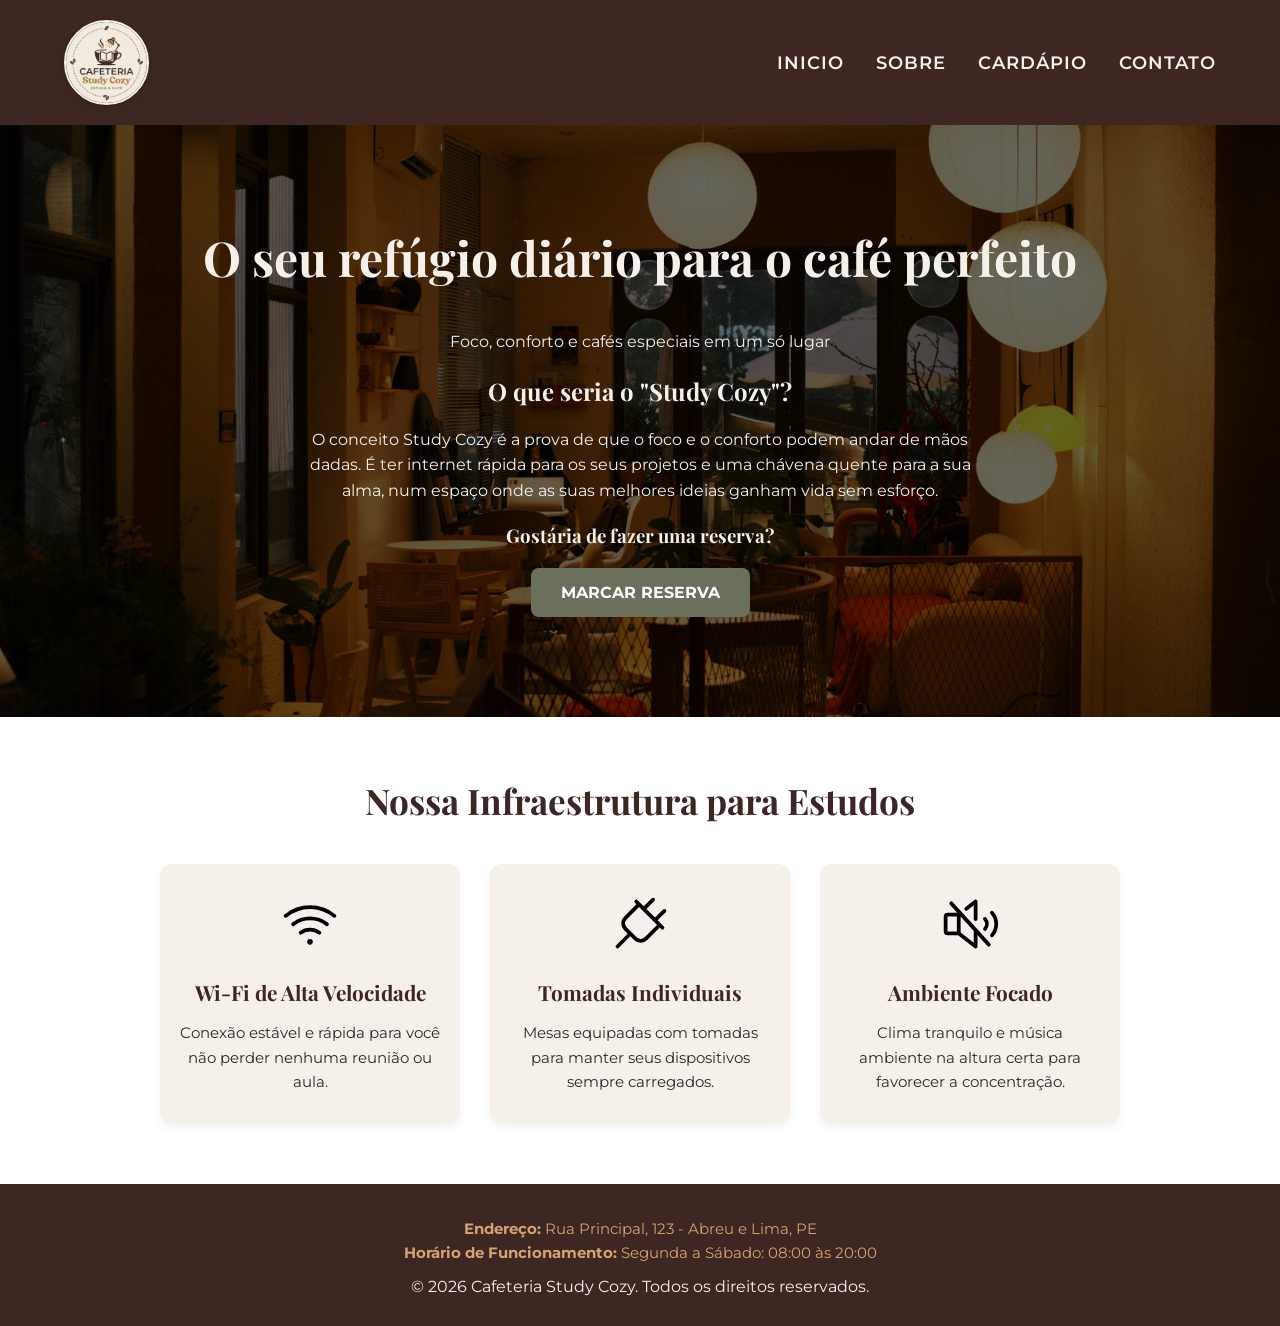
<file: index.html>
<!DOCTYPE html>
<html lang="pt-br">
<head>
  <meta charset="UTF-8">
  <meta name="viewport" content="width=device-width, initial-scale=1.0">
  <link rel="preconnect" href="https://fonts.googleapis.com">
  <link rel="preconnect" href="https://fonts.gstatic.com" crossorigin>
  <link href="https://fonts.googleapis.com/css2?family=Montserrat:wght@400;600&family=Playfair+Display:wght@700&display=swap" rel="stylesheet">
  <link rel="stylesheet" href="style.css">
  <title>Cafeteria Study Cozy</title>
</head>
<body>
  <header>
    <img src="images/logo_studycozy_alta_qualidade.png" alt="Logo site" class="Logo">
    <input type="checkbox" id="menu-toggle" class="checkbox-escondido">
    <label for="menu-toggle" class="menu-hamburguer">☰</label>
    <nav>
      <ul id = "menu">
        <li><a href="index.html">Inicio</a></li>
        <li><a href="sobre.html">Sobre</a></li>
        <li><a href="cardapio.html">Cardápio</a></li>
        <li><a href="contato.html">Contato</a></li>                
      </ul>
    </nav>
  </header>

  <main>
    <section id="inicio">
      <h1>O seu refúgio diário para o café perfeito</h1>
      <p>Foco, conforto e cafés especiais em um só lugar</p>
      <h2>O que seria o "Study Cozy"?</h2>
      <p>O conceito Study Cozy é a prova de que o foco e o conforto podem andar de mãos dadas. É ter internet rápida para os seus projetos e uma chávena quente para a sua alma, num espaço onde as suas melhores ideias ganham vida sem esforço.</p>
      <h3>Gostária de fazer uma reserva?</h3>
      <a href="contato.html" class="botao-reserva">MARCAR RESERVA</a>
    </section>
    <section id="infraestrutura">
      <h2>Nossa Infraestrutura para Estudos</h2>
      <div class="cards-infra">
        <article class="card-infra">
          <img src="assets/icons/wifi.svg" alt="Ícone Wi-Fi">
          <h3>Wi-Fi de Alta Velocidade</h3>
          <p>Conexão estável e rápida para você não perder nenhuma reunião ou aula.</p>
        </article>
        <article class="card-infra">
          <img src="assets/icons/tomada.svg" alt="Ícone Tomada">
          <h3>Tomadas Individuais</h3>
          <p>Mesas equipadas com tomadas para manter seus dispositivos sempre carregados.</p>
        </article>
        <article class="card-infra">
          <img src="assets/icons/silencio.svg" alt="Ícone Ambiente Silencioso">
          <h3>Ambiente Focado</h3>
          <p>Clima tranquilo e música ambiente na altura certa para favorecer a concentração.</p>
        </article>
      </div>
    </section>
  </main>
  <footer>
    <div class="rodape">
      <div class="contato-rodape">
        <p><strong>Endereço:</strong> Rua Principal, 123 - Abreu e Lima, PE</p>
        <p><strong>Horário de Funcionamento:</strong> Segunda a Sábado: 08:00 às 20:00</p>
      </div>
      <p>&copy; 2026 Cafeteria Study Cozy. Todos os direitos reservados.</p>
    </div>
  </footer>
</body>
</html>
</file>
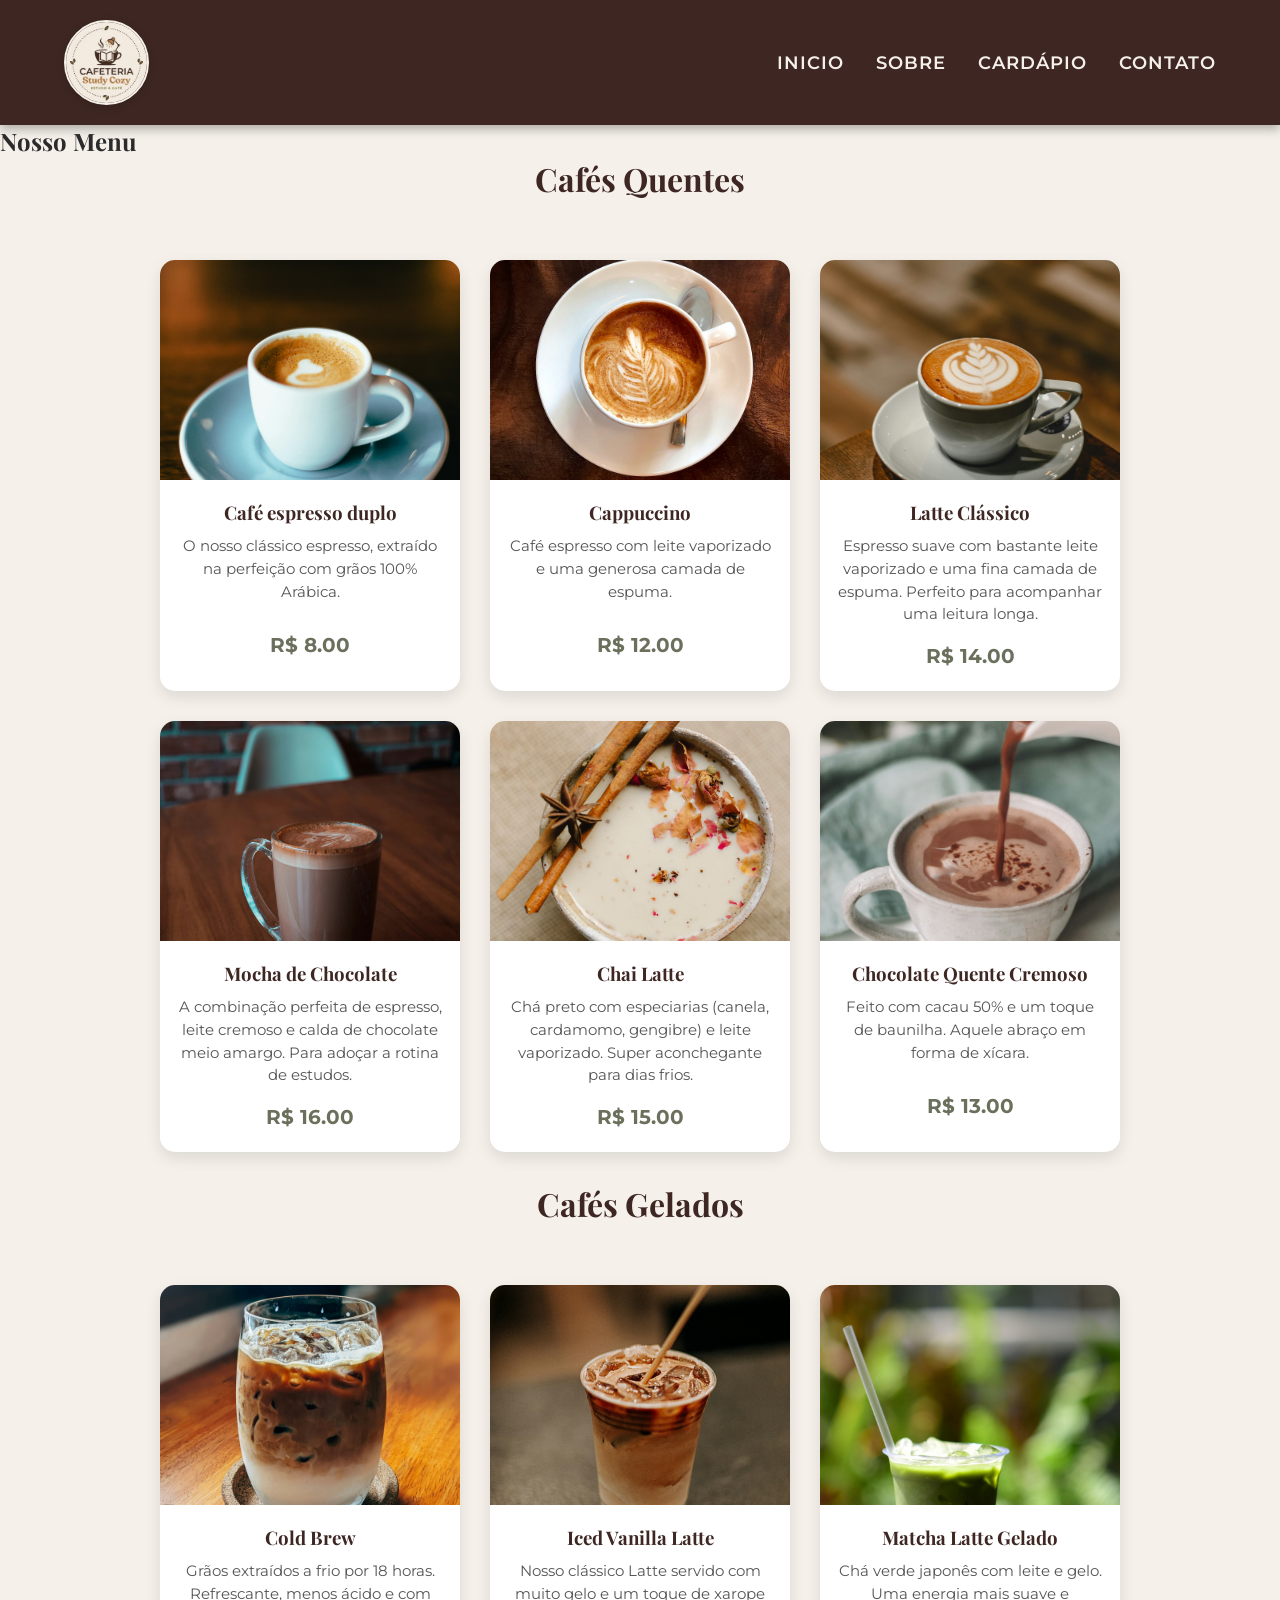
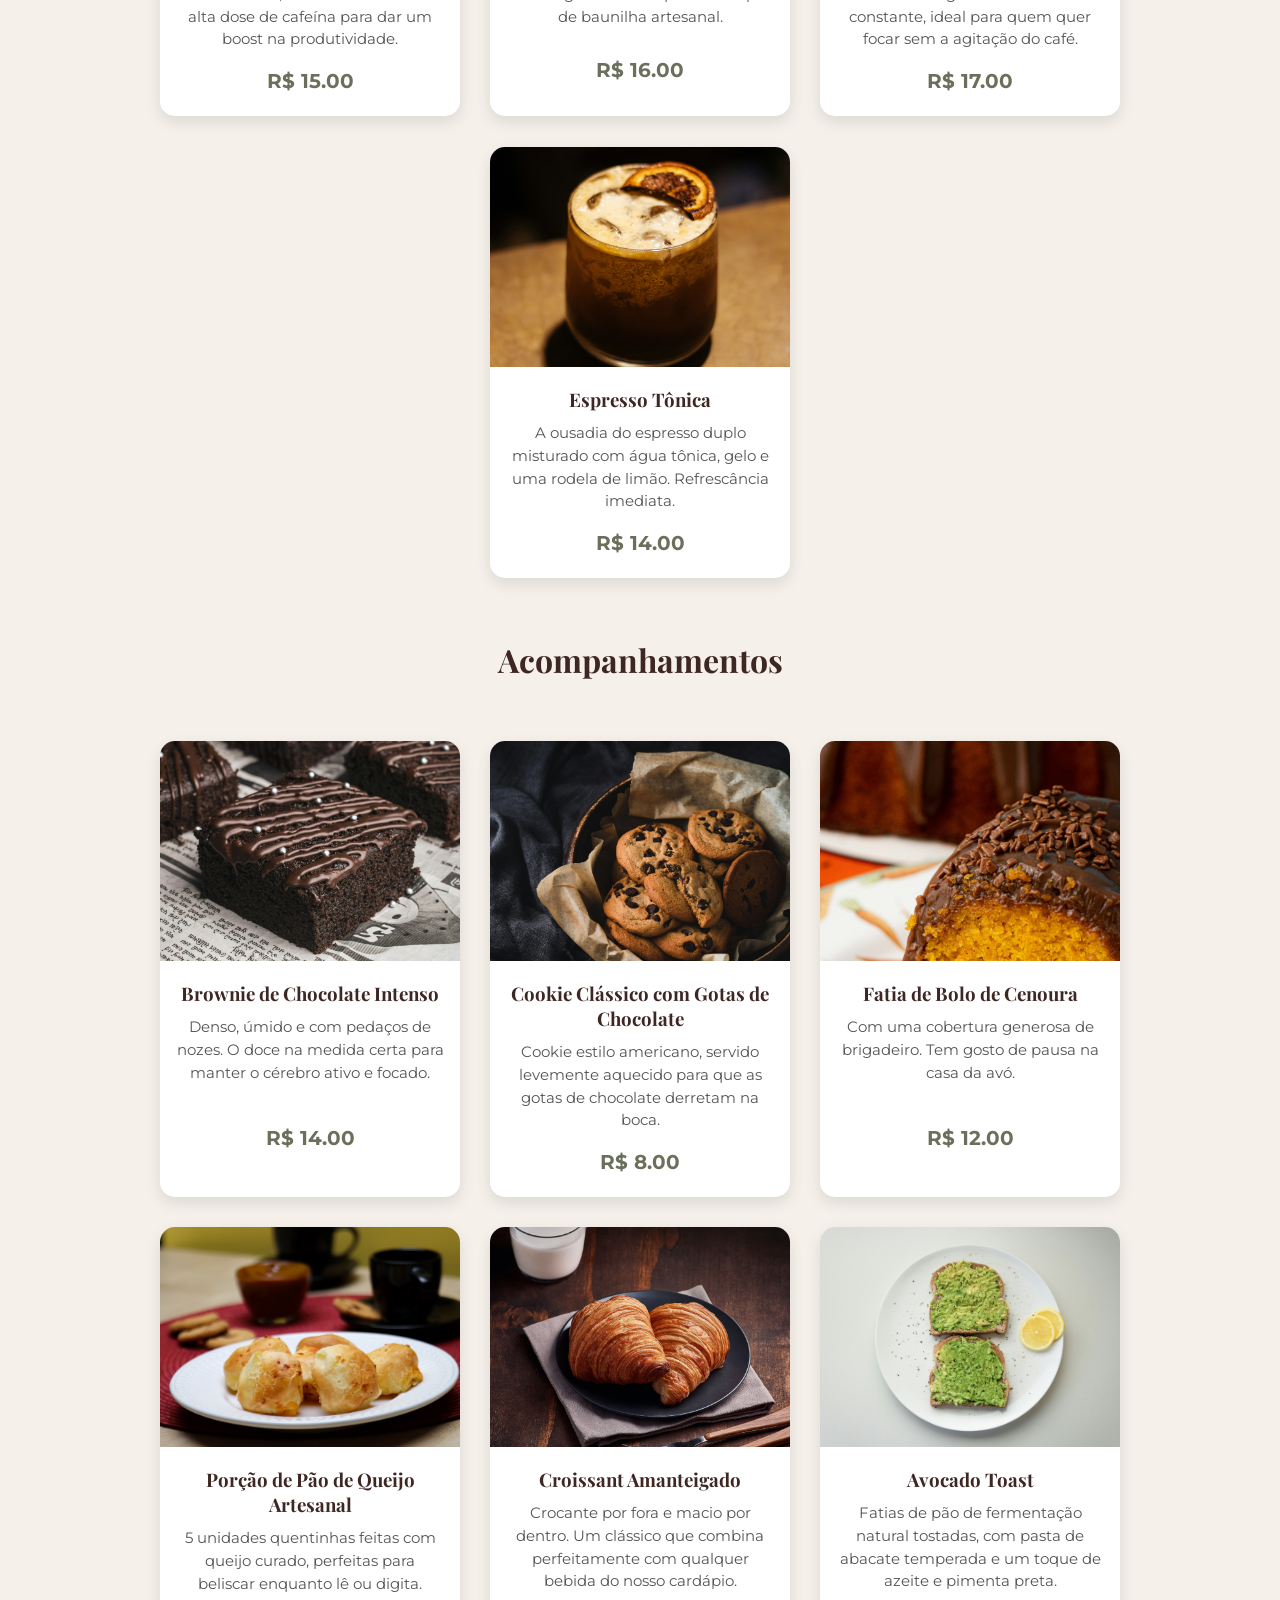
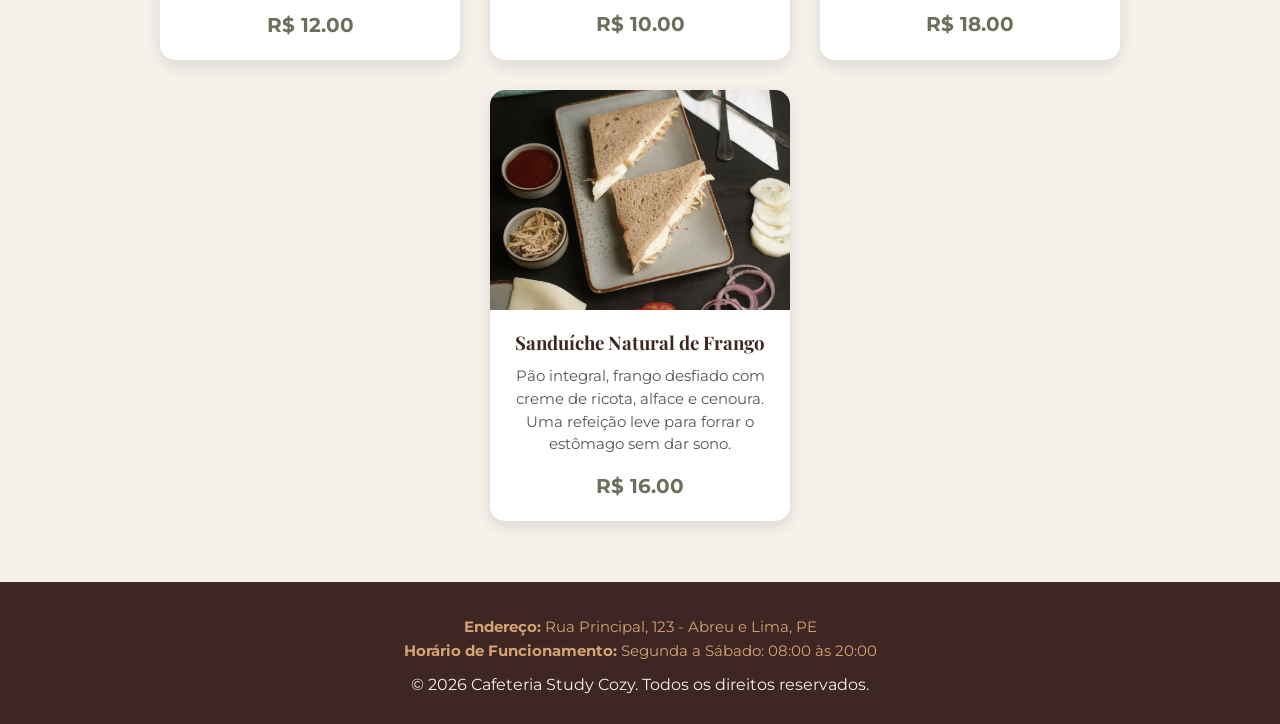
<file: cardapio.html>
<!DOCTYPE html>
<html lang="pt-br">
<head>
  <meta charset="UTF-8">
  <meta name="viewport" content="width=device-width, initial-scale=1.0">
  <link rel="preconnect" href="https://fonts.googleapis.com">
  <link rel="preconnect" href="https://fonts.gstatic.com" crossorigin>
  <link href="https://fonts.googleapis.com/css2?family=Montserrat:wght@400;600&family=Playfair+Display:wght@700&display=swap" rel="stylesheet">
  <link rel="stylesheet" href="style.css">
  <title>Cafeteria Study Cozy</title>
</head>
<body>
  <header>
    <img src="images/logo_studycozy_alta_qualidade.png" alt="Logo site" class="Logo">
    <input type="checkbox" id="menu-toggle" class="checkbox-escondido">
    <label for="menu-toggle" class="menu-hamburguer">☰</label>
    <nav>
      <ul id = "menu">
        <li><a href="index.html">Inicio</a></li>
        <li><a href="sobre.html">Sobre</a></li>
        <li><a href="cardapio.html">Cardápio</a></li>
        <li><a href="contato.html">Contato</a></li>                
      </ul>
    </nav>
  </header>
  <main>
    <section id="Cardapio">
      <h1>Nosso Menu</h1>
      <div class="cardapio-bebidas">
        <h2>Cafés Quentes</h2>

        <article class="card-produto">
          <img src="images/Expresso duplo.jpg" alt="Café espresso duplo">
          <h3>Café espresso duplo</h3>
          <p>O nosso clássico espresso, extraído na perfeição com grãos 100% Arábica.</p>
          <p class="preco">R$ 8.00</p>
        </article>

        <article class="card-produto">
          <img src="images/Cappuccino.jpg" alt="Café Cappuccino">
          <h3>Cappuccino</h3>
          <p>Café espresso com leite vaporizado e uma generosa camada de espuma.</p>
          <p class="preco">R$ 12.00</p>
        </article>

        <article class="card-produto">
          <img src="images/Lattle Classiico.jpg" alt="Café Latte Clássico">
          <h3>Latte Clássico</h3>
          <p>Espresso suave com bastante leite vaporizado e uma fina camada de espuma. Perfeito para acompanhar uma leitura longa.</p>
          <p class="preco">R$ 14.00</p>
        </article>
        
        <article class="card-produto">
          <img src="images/Mocha de Chocolate.jpg" alt="Café Mocha de Chocolate">
          <h3>Mocha de Chocolate</h3>
          <p>A combinação perfeita de espresso, leite cremoso e calda de chocolate meio amargo. Para adoçar a rotina de estudos.</p>
          <p class="preco">R$ 16.00</p>
        </article>

        <article class="card-produto">
          <img src="images/Chai Latte.jpg" alt="Café Chai Latte">
          <h3>Chai Latte</h3>
          <p>Chá preto com especiarias (canela, cardamomo, gengibre) e leite vaporizado. Super aconchegante para dias frios.</p>
          <p class="preco">R$ 15.00</p>
        </article>

        <article class="card-produto">
          <img src="images/Chocolate quente cremoso.jpg" alt="Chocolate Quente Cremoso">
          <h3>Chocolate Quente Cremoso</h3>
          <p>Feito com cacau 50% e um toque de baunilha. Aquele abraço em forma de xícara.</p>
          <p class="preco">R$ 13.00</p>
        </article>

        <h2>Cafés Gelados</h2>

        <article class="card-produto">
          <img src="images/Cold Brew.jpg" alt="Café gelado Cold Brew">
          <h3>Cold Brew</h3>
          <p>Grãos extraídos a frio por 18 horas. Refrescante, menos ácido e com alta dose de cafeína para dar um boost na produtividade.</p>
          <p class="preco">R$ 15.00</p>
        </article>

        <article class="card-produto">
          <img src="images/Iced Vanilla Latte.jpg" alt="Café Iced Vanilla Latte">
          <h3>Iced Vanilla Latte</h3>
          <p>Nosso clássico Latte servido com muito gelo e um toque de xarope de baunilha artesanal.</p>
          <p class="preco">R$ 16.00</p>
        </article>

        <article class="card-produto">
          <img src="images/Matcha Latte Gelado.jpg" alt="Café Matcha Latte Gelado">
          <h3>Matcha Latte Gelado</h3>
          <p>Chá verde japonês com leite e gelo. Uma energia mais suave e constante, ideal para quem quer focar sem a agitação do café.</p>
          <p class="preco">R$ 17.00</p>
        </article>

        <article class="card-produto">
          <img src="images/Espresso Tônica.jpg" alt="Café Espresso Tônica">
          <h3>Espresso Tônica</h3>
          <p>A ousadia do espresso duplo misturado com água tônica, gelo e uma rodela de limão. Refrescância imediata.</p>
          <p class="preco">R$ 14.00</p>
        </article>
      </div>

      <div class="cardapio-comida">
        <h2>Acompanhamentos</h2>

        <article class="card-produto">
          <img src="images/brownie.jpg" alt="brownie de chocolate">
          <h3>Brownie de Chocolate Intenso</h3>
          <p>Denso, úmido e com pedaços de nozes. O doce na medida certa para manter o cérebro ativo e focado.</p>
          <p class="preco">R$ 14.00</p>
        </article>

        <article class="card-produto">
          <img src="images/cookie.jpg" alt="Cookie Clássico">
          <h3>Cookie Clássico com Gotas de Chocolate</h3>
          <p>Cookie estilo americano, servido levemente aquecido para que as gotas de chocolate derretam na boca.</p>
          <p class="preco">R$ 8.00</p>
        </article>

        <article class="card-produto">
          <img src= "images/bolo de cenoura.jpg" alt="Fatia de bolo">
          <h3>Fatia de Bolo de Cenoura</h3>
          <p>Com uma cobertura generosa de brigadeiro. Tem gosto de pausa na casa da avó.</p>
          <p class="preco">R$ 12.00</p>
        </article>

        <article class="card-produto">
          <img src="images/pao de queijo.jpg" alt="Porção de pao de queijo">
          <h3>Porção de Pão de Queijo Artesanal</h3>
          <p>5 unidades quentinhas feitas com queijo curado, perfeitas para beliscar enquanto lê ou digita.</p>
          <p class="preco">R$ 12.00</p>
        </article>

        <article class="card-produto">
          <img src="images/croissant.jpg" alt="Croissant">
          <h3>Croissant Amanteigado</h3>
          <p>Crocante por fora e macio por dentro. Um clássico que combina perfeitamente com qualquer bebida do nosso cardápio.</p>
          <p class="preco">R$ 10.00</p>
        </article>

        <article class="card-produto">
          <img src="images/abacate torrado.jpg" alt="Torrada com abacate">
          <h3>Avocado Toast</h3>
          <p>Fatias de pão de fermentação natural tostadas, com pasta de abacate temperada e um toque de azeite e pimenta preta.</p>
          <p class="preco">R$ 18.00</p>
        </article>

        <article class="card-produto">
          <img src="images/sanduiche natural.jpg" alt="Sanduíche Natural de Frango">
          <h3>Sanduíche Natural de Frango</h3>
          <p>Pão integral, frango desfiado com creme de ricota, alface e cenoura. Uma refeição leve para forrar o estômago sem dar sono.</p>
          <p class="preco">R$ 16.00</p>
        </article>
      </div>
    </section>
  </main>
  <footer>
    <div class="rodape">
      <div class="contato-rodape">
        <p><strong>Endereço:</strong> Rua Principal, 123 - Abreu e Lima, PE</p>
        <p><strong>Horário de Funcionamento:</strong> Segunda a Sábado: 08:00 às 20:00</p>
      </div>
      <p>&copy; 2026 Cafeteria Study Cozy. Todos os direitos reservados.</p>
    </div>
  </footer>
</body>
</html>
</file>
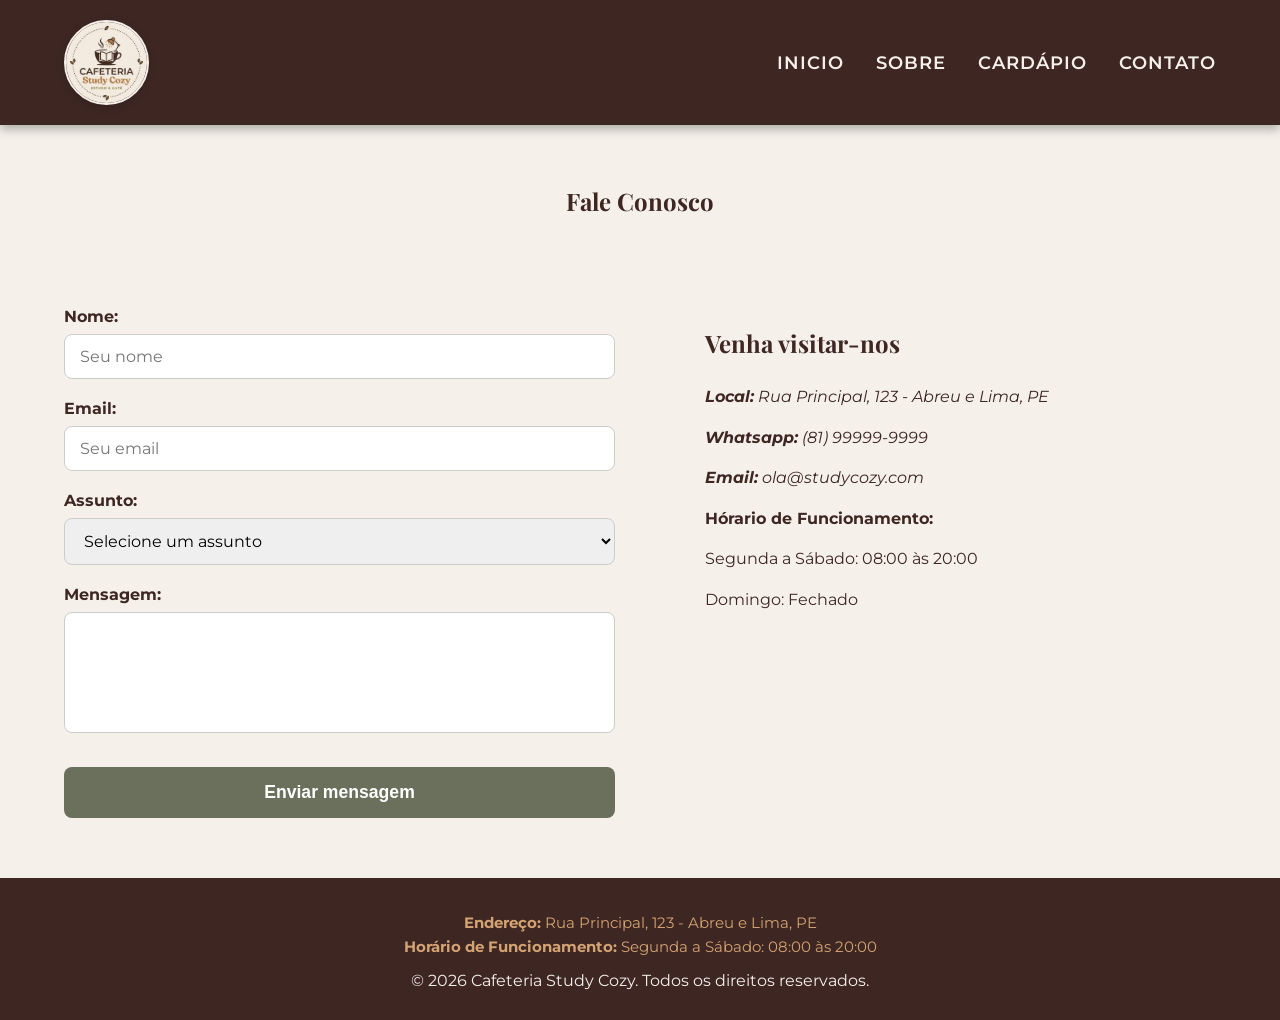
<file: contato.html>
<!DOCTYPE html>
<html lang="pt-br">
<head>
  <meta charset="UTF-8">
  <meta name="viewport" content="width=device-width, initial-scale=1.0">
  <link rel="preconnect" href="https://fonts.googleapis.com">
  <link rel="preconnect" href="https://fonts.gstatic.com" crossorigin>
  <link href="https://fonts.googleapis.com/css2?family=Montserrat:wght@400;600&family=Playfair+Display:wght@700&display=swap" rel="stylesheet">
  <link rel="stylesheet" href="style.css">
  <title>Cafeteria Study Cozy</title>
</head>
<body>
  <header>
    <img src="images/logo_studycozy_alta_qualidade.png" alt="Logo site" class="Logo">
    <input type="checkbox" id="menu-toggle" class="checkbox-escondido">
    <label for="menu-toggle" class="menu-hamburguer">☰</label>
    <nav>
      <ul id = "menu">
        <li><a href="index.html">Inicio</a></li>
        <li><a href="sobre.html">Sobre</a></li>
        <li><a href="cardapio.html">Cardápio</a></li>
        <li><a href="contato.html">Contato</a></li>                
      </ul>
    </nav>
  </header>
  <main>
    <section id="contato">

      <h1>Fale Conosco</h1>

    <div class="formulario-contato">
      <form action="">
        <label for="nome">Nome:</label>
        <input type="text" id="nome" placeholder="Seu nome" required>

        <label for="email">Email:</label>
        <input type="email" id="email" placeholder="Seu email" required>

        <label for="Assunto">Assunto:</label>
        <select id="Assunto" name="Assunto" required>
          <option value="" disabled selected>Selecione um assunto</option>

          <option value="reserva">Reserva de Mesa</option>
          <option value="duvida">Dúvidas Gerais</option>
          <option value="encomenda">Encomenda ou Retirada</option>
          <option value="outro">Outro Assunto</option>
        </select>

        <label for="mensagem">Mensagem:</label>
        <textarea name="mensagem" id="mensagem" rows="5" required></textarea>
        <button type="submit">Enviar mensagem</button>
      </form>
    </div>

    <div class="informacoes-contato">

      <h2>Venha visitar-nos</h2>

      <address>
        <p><strong>Local:</strong> Rua Principal, 123 - Abreu e Lima, PE</p>
        <p><strong>Whatsapp:</strong> (81) 99999-9999</p>
        <p><strong>Email:</strong> ola@studycozy.com</p>
      </address>

      <div class="horarios">
        <p><strong>Hórario de Funcionamento:</strong></p>
        <p>Segunda a Sábado: 08:00 às 20:00</p>
        <p>Domingo: Fechado</p>
      </div>
    </div>
    </section>
  </main>
  <footer>
    <div class="rodape">
      <div class="contato-rodape">
        <p><strong>Endereço:</strong> Rua Principal, 123 - Abreu e Lima, PE</p>
        <p><strong>Horário de Funcionamento:</strong> Segunda a Sábado: 08:00 às 20:00</p>
      </div>
      <p>&copy; 2026 Cafeteria Study Cozy. Todos os direitos reservados.</p>
    </div>
  </footer>
</body>
</html>
</file>
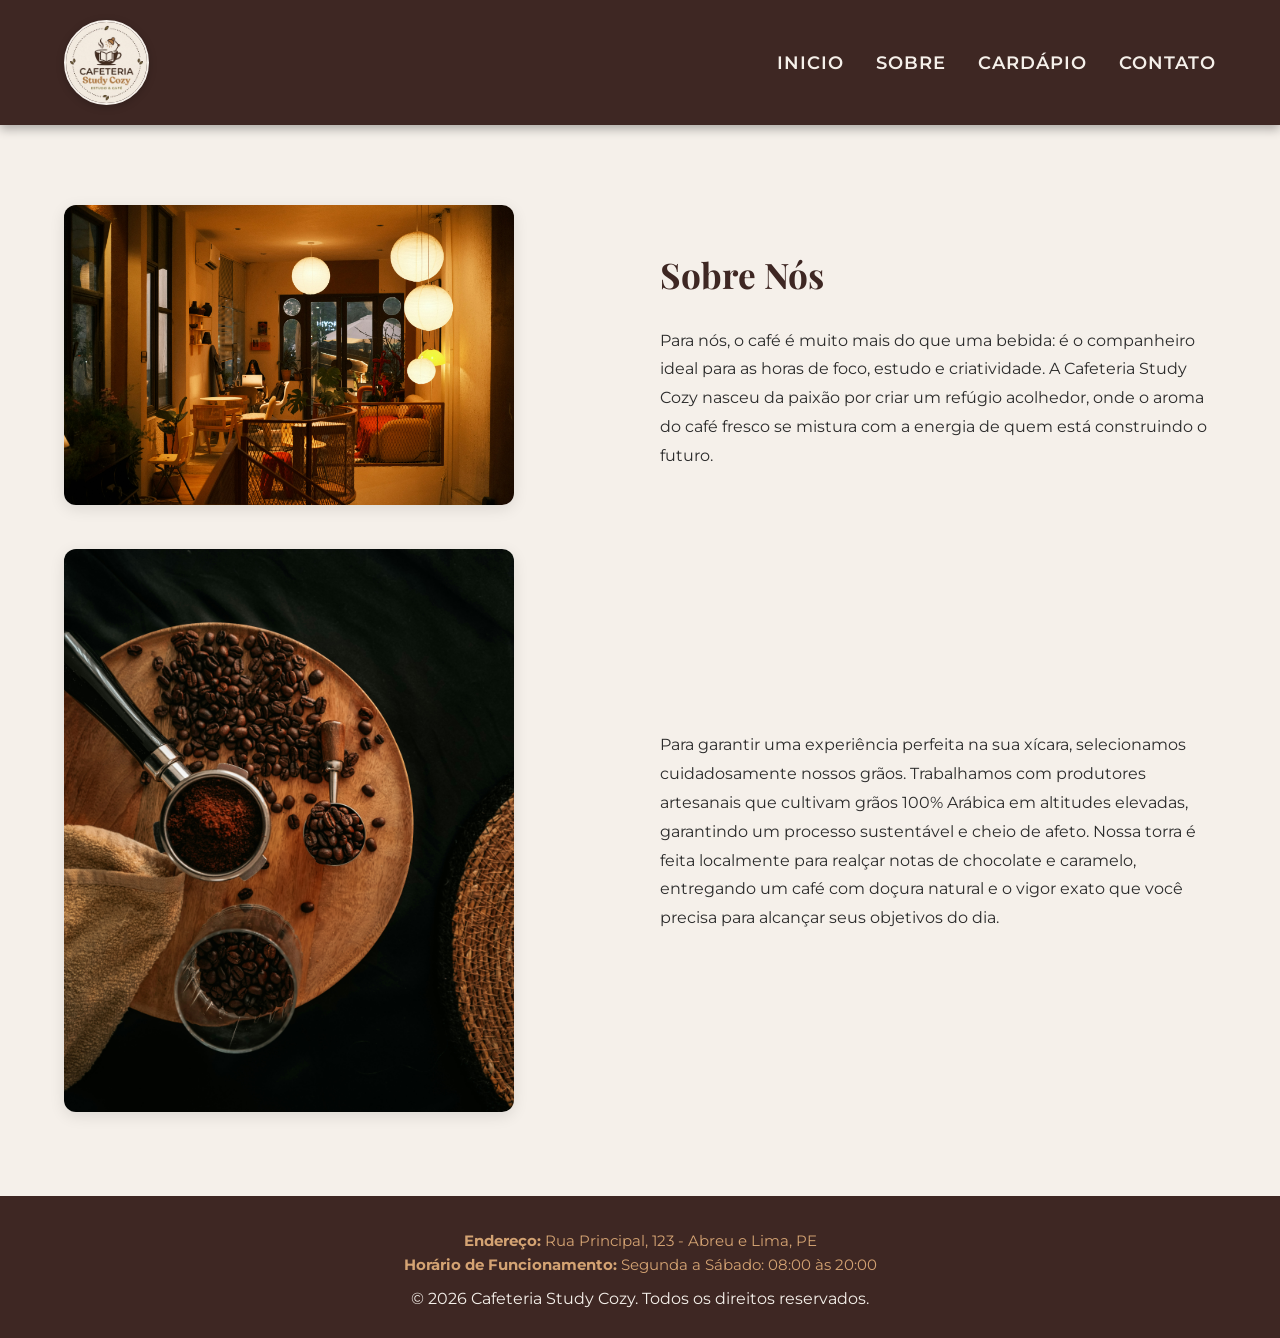
<file: sobre.html>
<!DOCTYPE html>
<html lang="pt-br">
<head>
  <meta charset="UTF-8">
  <meta name="viewport" content="width=device-width, initial-scale=1.0">
  <link rel="preconnect" href="https://fonts.googleapis.com">
  <link rel="preconnect" href="https://fonts.gstatic.com" crossorigin>
  <link href="https://fonts.googleapis.com/css2?family=Montserrat:wght@400;600&family=Playfair+Display:wght@700&display=swap" rel="stylesheet">
  <link rel="stylesheet" href="style.css">
  <title>Cafeteria Study Cozy</title>
</head>
<body>
  <header>
    <img src="images/logo_studycozy_alta_qualidade.png" alt="Logo site" class="Logo">
    <input type="checkbox" id="menu-toggle" class="checkbox-escondido">
    <label for="menu-toggle" class="menu-hamburguer">☰</label>
    <nav>
      <ul id = "menu">
        <li><a href="index.html">Inicio</a></li>
        <li><a href="sobre.html">Sobre</a></li>
        <li><a href="cardapio.html">Cardápio</a></li>
        <li><a href="contato.html">Contato</a></li> 
      </ul>
    </nav>
  </header>
  <main>
    <section id="sobre">
      <div class="imagem-pagina-sobre">
        <img src="images/Cafeteria interior.jpg" alt="Interior da Cafeteria">
      </div>
      <div class="texto-sobre">
        <h2>Sobre Nós</h2>
        <p>Para nós, o café é muito mais do que uma bebida: é o companheiro ideal para as horas de foco, estudo e criatividade. A Cafeteria Study Cozy nasceu da paixão por criar um refúgio acolhedor, onde o aroma do café fresco se mistura com a energia de quem está construindo o futuro.</p>
      </div>
      <div class="graos-sobre">
        <img src="images/Graos.jpg" alt="Como os graos chegam na cafeteria">
      </div>
      <div class="texto-graos">
        <p>Para garantir uma experiência perfeita na sua xícara, selecionamos cuidadosamente nossos grãos. Trabalhamos com produtores artesanais que cultivam grãos 100% Arábica em altitudes elevadas, garantindo um processo sustentável e cheio de afeto. Nossa torra é feita localmente para realçar notas de chocolate e caramelo, entregando um café com doçura natural e o vigor exato que você precisa para alcançar seus objetivos do dia.</p>
      </div>
    </section>
  </main>
  <footer>
    <div class="rodape">
      <div class="contato-rodape">
        <p><strong>Endereço:</strong> Rua Principal, 123 - Abreu e Lima, PE</p>
        <p><strong>Horário de Funcionamento:</strong> Segunda a Sábado: 08:00 às 20:00</p>
      </div>
      <p>&copy; 2026 Cafeteria Study Cozy. Todos os direitos reservados.</p>
    </div>
  </footer>
</body>
</html>
</file>
<file: style.css>
* {
  margin: 0px;
  padding: 0px;
  box-sizing: border-box;
}
.Logo {
  width: 85px;
  height: 85px;
  border-radius: 50%;
  object-fit: cover;
  border: 2px solid #f5f0ea;
  box-shadow: 0 2px 8px rgba(0, 0, 0, 0.2);
}
body {
  display: flex;
  flex-direction: column;
  min-height: 100vh;
  background-color: #f5f0ea;
  color: #2b2b2b;
  font-family: "Montserrat", sans-serif;
}
h1, h2, h3 {
  font-family: "Playfair Display", serif;
}
main {
  flex: 1;
  display: flex;
  flex-direction: column;
}
footer {
  background-color: #3e2723;
  color: #f5f0ea;
  text-align: center;
  padding: 30px 20px;
  margin-top: 0px;
}
.contato-rodape {
  margin-bottom: 15px;
  font-size: 0.95rem;
  color: #d4a373;
}
.contato-rodape p {
  margin: 5px 0;
}
header {
  display: flex;
  justify-content: space-between;
  align-items: center;
  padding: 20px 5%;
  background-color: #3e2723;
  box-shadow: 0 4px 10px rgba(0, 0, 0, 0.3);
}
nav ul {
  display: flex;
  gap: 32px;
  list-style: none;
}
nav a {
  color: #f5f0ea;
  text-decoration: none;
  font-size: 1.1rem;
  font-weight: 600;
  text-transform: uppercase;
  letter-spacing: 1px;
  transition: color 0.3s ease;
}
nav a:hover {
  color: #d4a373;
}
#inicio {
  flex: 1;
  display: flex;
  flex-direction: column;
  align-items: center;
  text-align: center;
  justify-content: center;
  padding: 100px 5%;
  gap: 20px;
  background-image:
    linear-gradient(rgba(0, 0, 0, 0.6), rgba(0, 0, 0, 0.6)),
    url("images/Cafeteria interior.jpg");
  background-size: cover;
  background-position: center;
  color: #f5f0ea;
}
#inicio h1 {
  font-size: 3rem;
  color: #f5f0ea;
  margin-bottom: 20px;
}
#inicio p {
  max-width: 700px;
  line-height: 1.6;
}
.botao-reserva {
  background-color: #6b705c;
  color: white;
  border: none;
  padding: 15px 30px;
  border-radius: 8px;
  font-weight: bold;
  cursor: pointer;
  text-decoration: none;
  display: inline-block;
}
.botao-reserva:hover {
  background-color: #3e2723;
}
#infraestrutura {
  padding: 60px 5%;
  text-align: center;
  background-color: #ffffff;
}
#infraestrutura h2 {
  color: #3e2723;
  margin-bottom: 40px;
  font-size: 2.2rem;
}
.cards-infra {
  display: flex;
  flex-wrap: wrap;
  justify-content: center;
  gap: 30px;
}
.card-infra {
  flex: 1 1 250px;
  max-width: 300px;
  padding: 30px 20px;
  background-color: #f5f0ea;
  border-radius: 12px;
  box-shadow: 0 4px 10px rgba(0, 0, 0, 0.05);
}
.card-infra img {
  width: 60px;
  height: 60px;
  margin-bottom: 20px;
}
.card-infra h3 {
  color: #3e2723;
  margin-bottom: 15px;
  font-size: 1.3rem;
}
.card-infra p {
  color: #2b2b2b;
  font-size: 0.95rem;
  line-height: 1.6;
}
#sobre {
  display: flex;
  flex-wrap: wrap;
  align-items: center;
  justify-content: center;
  gap: 40px;
  padding: 80px 5%;
}
.imagem-pagina-sobre img,
.graos-sobre img {
  width: 100%;
  max-width: 450px;
  border-radius: 12px;
  object-fit: cover;
  box-shadow: 0 4px 15px rgba(0, 0, 0, 0.1);
}
.imagem-pagina-sobre,
.texto-sobre,
.graos-sobre,
.texto-graos {
  flex: 1 1 40%;
  min-width: 300px;
}
.texto-sobre {
  color: #2b2b2b;
  line-height: 1.8;
}
.texto-graos {
  color: #2b2b2b;
  line-height: 1.8;
}
.texto-sobre h2 {
  color: #3e273e;
  margin-bottom: 20px;
  font-size: 2.2rem;
}
#sobre h2 {
  color: #3e2723;
  margin-bottom: 20px;
}
.cardapio-bebidas,
.cardapio-comida {
  display: flex;
  flex-wrap: wrap;
  justify-content: center;
  gap: 30px;
  margin-bottom: 60px;
  padding: 0 5%;
}
.cardapio-bebidas h2,
.cardapio-comida h2 {
  width: 100%;
  text-align: center;
  color: #3e2723;
  margin-bottom: 30px;
  font-size: 2rem;
}
.card-produto {
  background-color: #ffffff;
  width: 300px;
  border-radius: 15px;
  box-shadow: 0 6px 15px rgba(0, 0, 0, 0.1);
  overflow: hidden;
  display: flex;
  flex-direction: column;
  text-align: center;
  transition: transform 0.3s;
  will-change: transform;
  transform: translateY(0);
}
.card-produto:hover {
  transform: translateY(-10px);
}
.card-produto img {
  width: 100%;
  height: 220px;
  object-fit: cover;
}
.card-produto h3 {
  color: #3e2723;
  margin: 20px 15px 10px 15px;
}
.card-produto p {
  color: #555;
  margin: 0 15px 15px 15px;
  font-size: 0.95rem;
  line-height: 1.5;
  flex-grow: 1;
}
.card-produto .preco {
  font-size: 1.25rem;
  font-weight: bold;
  color: #6b705c;
  margin-bottom: 20px;
}
#contato {
  display: flex;
  flex-wrap: wrap;
  justify-content: space-between;
  gap: 50px;
  padding: 60px 5%;
}
#contato > h1 {
  width: 100%;
  text-align: center;
  color: #3e2723;
  margin-bottom: 20px;
}
.formulario-contato,
.informacoes-contato {
  flex: 1 1 45%;
  min-width: 300px;
}
.informacoes-contato {
  background-color: #f5f0ea;
  padding: 40px;
  border-radius: 15px;
  color: #3e2723;
}
.informacoes-contato h2 {
  margin-bottom: 25px;
}
.informacoes-contato p {
  margin-bottom: 15px;
  line-height: 1.6;
}
form label {
  display: block;
  font-weight: bold;
  color: #3e2723;
  margin-bottom: 8px;
  margin-top: 20px;
}
form input,
form select,
form textarea {
  width: 100%;
  padding: 12px 15px;
  border: 1px solid #ccc;
  border-radius: 8px;
  font-family: inherit;
  font-size: 1rem;
}
form input:focus,
form select:focus,
form textarea:focus {
  outline: none;
  border-color: #6b705c;
  box-shadow: 0 0 5px rgba(107, 112, 92, 0.3);
}
form button {
  background-color: #6b705c;
  color: white;
  border: none;
  padding: 15px 30px;
  border-radius: 8px;
  font-weight: bold;
  cursor: pointer;
  width: 100%;
  margin-top: 30px;
  font-size: 1.1rem;
  transition: background-color 0.3s;
}
form button:hover {
  background-color: #3e2723;
}
form textarea {
  resize: none;
}
.menu-hamburguer {
  display: none;
  background: none;
  border: none;
  color: #f5f0ea;
  font-size: 2rem;
  cursor: pointer;
}
#menu-toggle {
  display: none;
}
/* Responsividade*/

@media (max-width: 768px) {
  header {
    flex-wrap: wrap;
    padding: 15px 5%;
  }
  .menu-hamburguer {
    display: block;
  }
  nav {
    width: 100%;
  }
  nav ul {
    display: none;
    flex-direction: column;
    text-align: center;
    gap: 15px;
    padding-top: 20px;
    width: 100%;
  }
  #inicio h1 {
    font-size: 2.2rem;
  }
  #sobre {
    flex-direction: column;
    padding: 40px 20px;
    text-align: center;
  }
  .imagem-pagina-sobre img {
    max-width: 100%;
  }
  .sobre, .formulario-contato, .informacoes-contato {
    flex: 1 1 100%;
  }
  #menu-toggle:checked ~ nav ul {
    display: flex;
  }
}
</file>
